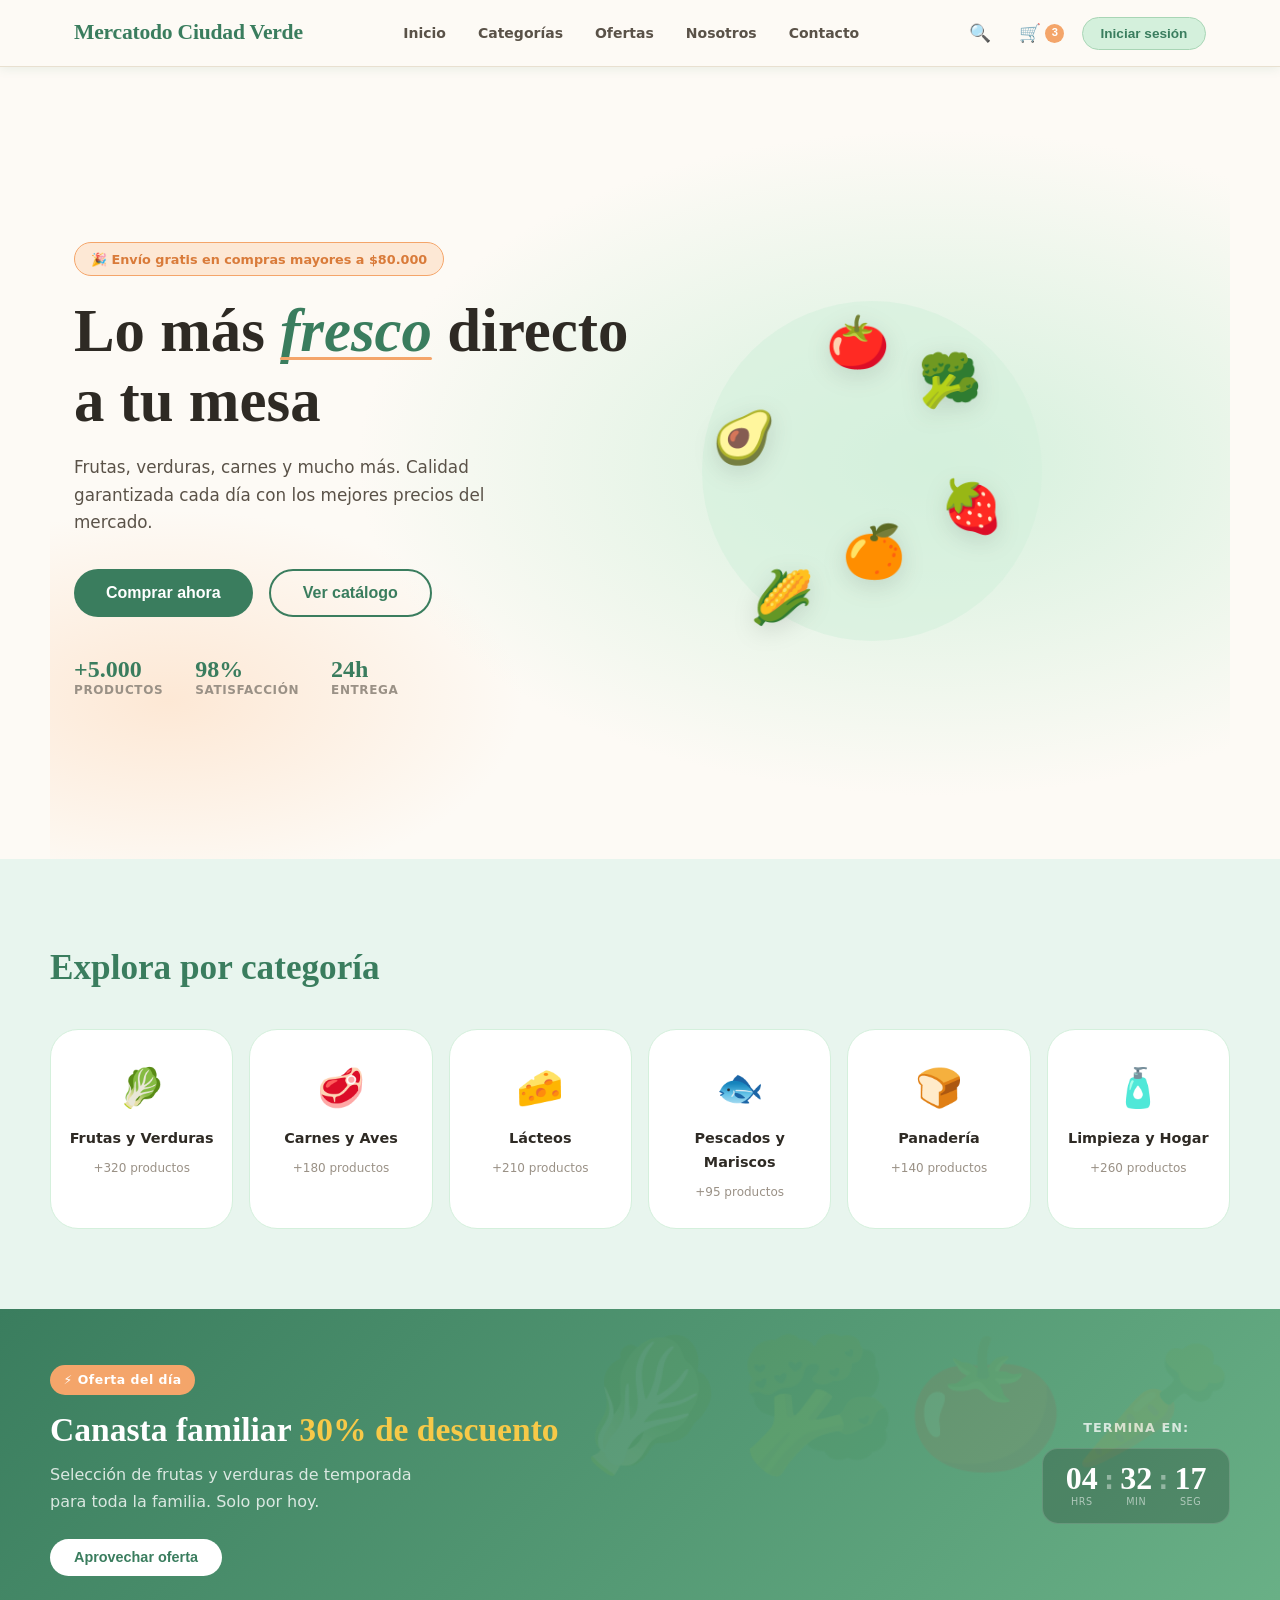
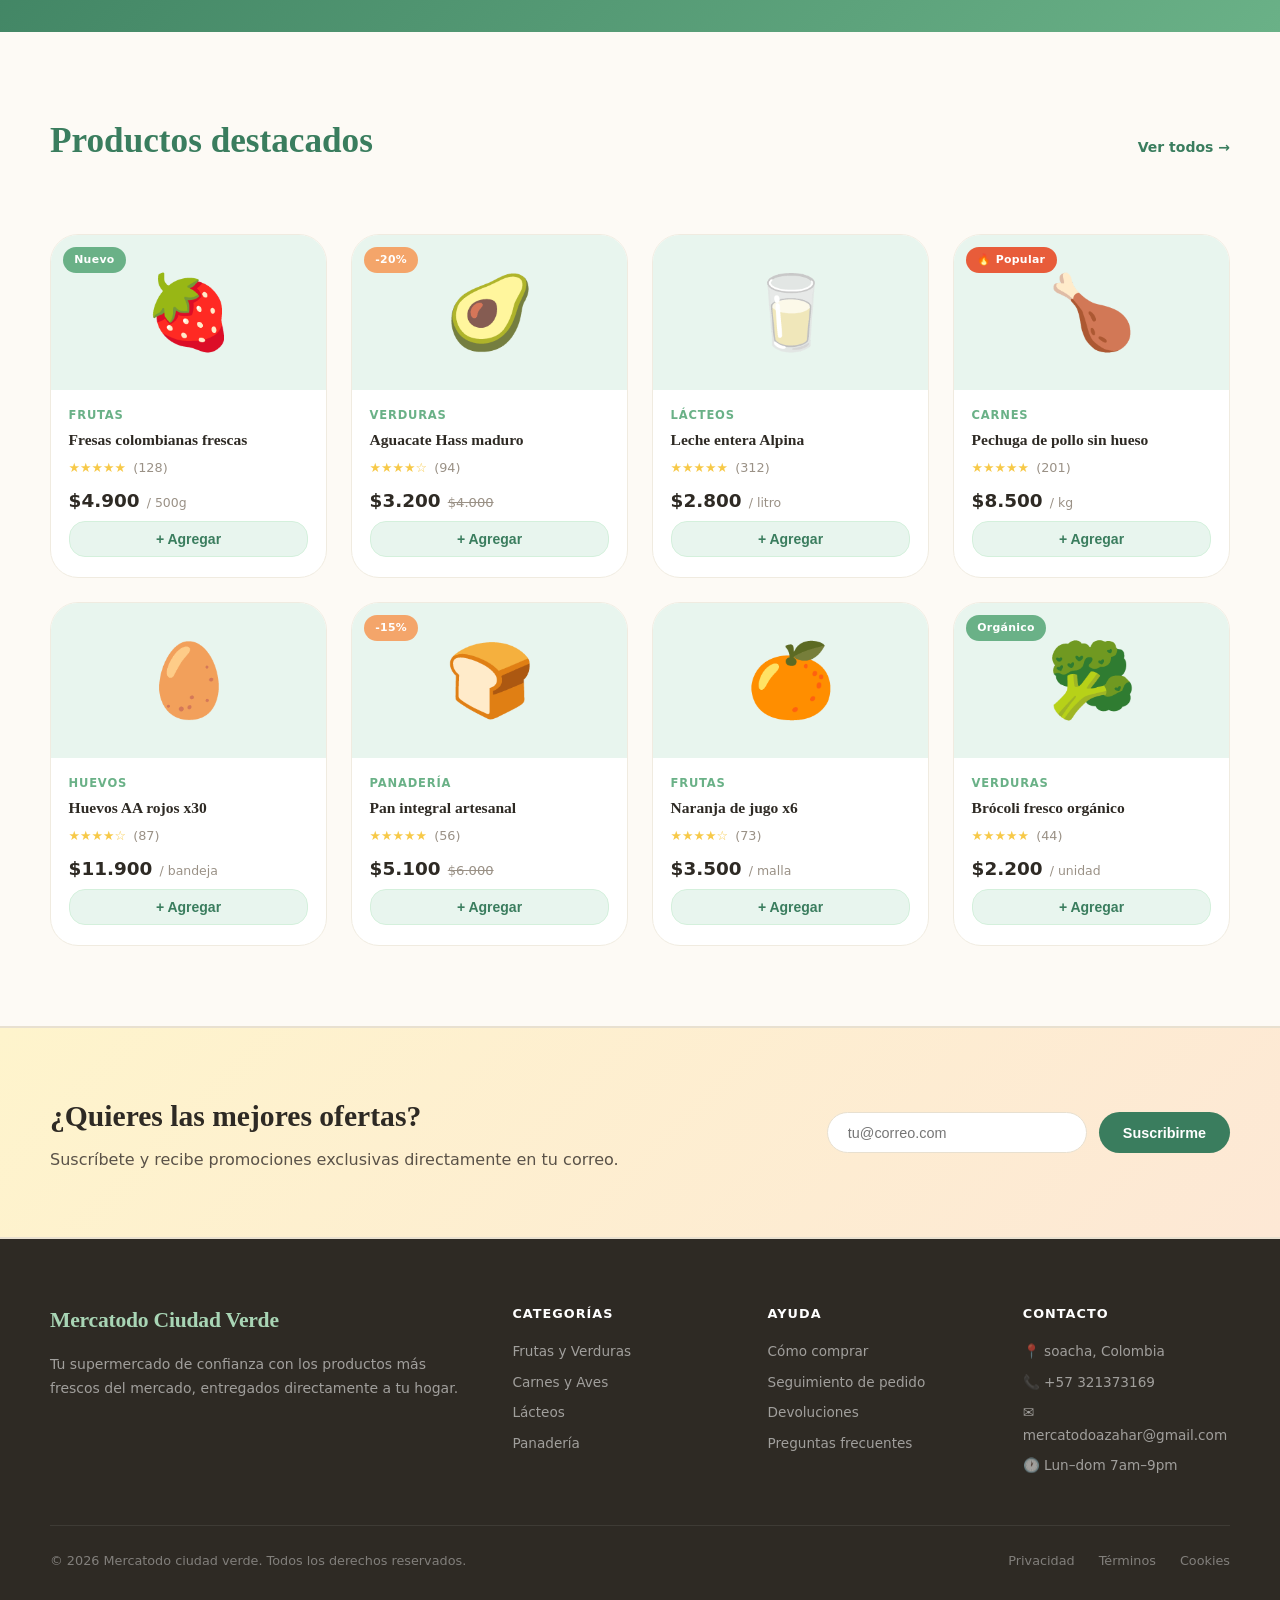
<file: index.html>
<!DOCTYPE html>
<html lang="en">
<head>
    <meta charset="UTF-8">
    <meta name="viewport" content="width=device-width, initial-scale=1.0">
    <title>Mercatodo Ciudad Verde</title>
    <link rel="stylesheet" href="index.css">
</head>
<body>
     <header>
    <div class="header-inner">
      <a href="#" class="logo"> Mercatodo Ciudad Verde</a>
 
      <nav>
        <a href="#">Inicio</a>
        <a href="#">Categorías</a>
        <a href="#">Ofertas</a>
        <a href="#">Nosotros</a>
        <a href="#">Contacto</a>
      </nav>
 
      <div class="header-actions">
        <button class="btn-icon" aria-label="Buscar">🔍</button>
        <button class="btn-icon btn-cart" aria-label="Carrito">
          🛒 <span class="cart-count">3</span>
        </button>
        <button class="btn-login">Iniciar sesión</button>
      </div>
    </div>
  </header>

  <section class="hero">
    <div class="hero-content">
      <span class="hero-tag">🎉 Envío gratis en compras mayores a $80.000</span>
      <h1>Lo más <em>fresco</em> directo a tu mesa</h1>
      <p>Frutas, verduras, carnes y mucho más. Calidad garantizada cada día con los mejores precios del mercado.</p>
      <div class="hero-buttons">
        <button class="btn-primary">Comprar ahora</button>
        <button class="btn-outline">Ver catálogo</button>
      </div>
      <div class="hero-stats">
        <div class="stat">
          <strong>+5.000</strong>
          <span>productos</span>
        </div>
        <div class="stat">
          <strong>98%</strong>
          <span>satisfacción</span>
        </div>
        <div class="stat">
          <strong>24h</strong>
          <span>entrega</span>
        </div>
      </div>
    </div>
    <div class="hero-emojis">
      <span>🍅</span>
      <span>🥑</span>
      <span>🍊</span>
      <span>🥦</span>
      <span>🍓</span>
      <span>🌽</span>
    </div>
  </section>
 
  <section class="categories">
    <div class="container">
      <h2>Explora por categoría</h2>
      <div class="categories-grid">
        <a href="#" class="cat-card">
          <span>🥬</span>
          <strong>Frutas y Verduras</strong>
          <small>+320 productos</small>
        </a>
        <a href="#" class="cat-card">
          <span>🥩</span>
          <strong>Carnes y Aves</strong>
          <small>+180 productos</small>
        </a>
        <a href="#" class="cat-card">
          <span>🧀</span>
          <strong>Lácteos</strong>
          <small>+210 productos</small>
        </a>
        <a href="#" class="cat-card">
          <span>🐟</span>
          <strong>Pescados y Mariscos</strong>
          <small>+95 productos</small>
        </a>
        <a href="#" class="cat-card">
          <span>🍞</span>
          <strong>Panadería</strong>
          <small>+140 productos</small>
        </a>
        <a href="#" class="cat-card">
          <span>🧴</span>
          <strong>Limpieza y Hogar</strong>
          <small>+260 productos</small>
        </a>
      </div>
    </div>
  </section>

  <section class="promo-banner">
    <div class="container">
      <div class="promo-inner">
        <div class="promo-text">
          <span class="promo-tag">⚡ Oferta del día</span>
          <h2>Canasta familiar <strong>30% de descuento</strong></h2>
          <p>Selección de frutas y verduras de temporada para toda la familia. Solo por hoy.</p>
          <button class="btn-primary btn-white">Aprovechar oferta</button>
        </div>
        <div class="promo-timer">
          <p>Termina en:</p>
          <div class="timer">
            <div><span class="timer-num">04</span><span class="timer-lbl">hrs</span></div>
            <span class="timer-sep">:</span>
            <div><span class="timer-num">32</span><span class="timer-lbl">min</span></div>
            <span class="timer-sep">:</span>
            <div><span class="timer-num">17</span><span class="timer-lbl">seg</span></div>
          </div>
        </div>
      </div>
    </div>
  </section>

  <section class="featured">
    <div class="container">
      <div class="section-header">
        <h2>Productos destacados</h2>
        <a href="#" class="ver-todos">Ver todos →</a>
      </div>
 
      <div class="products-grid">
 
        <article class="product-card">
          <span class="badge badge-new">Nuevo</span>
          <div class="product-img">🍓</div>
          <div class="product-info">
            <small>Frutas</small>
            <h3>Fresas colombianas frescas</h3>
            <p class="rating">★★★★★ <span>(128)</span></p>
            <p class="price">$4.900 <span class="unit">/ 500g</span></p>
            <button class="btn-add">+ Agregar</button>
          </div>
        </article>
 
        <article class="product-card">
          <span class="badge badge-sale">-20%</span>
          <div class="product-img">🥑</div>
          <div class="product-info">
            <small>Verduras</small>
            <h3>Aguacate Hass maduro</h3>
            <p class="rating">★★★★☆ <span>(94)</span></p>
            <p class="price">$3.200 <span class="price-old">$4.000</span></p>
            <button class="btn-add">+ Agregar</button>
          </div>
        </article>
 
        <article class="product-card">
          <div class="product-img">🥛</div>
          <div class="product-info">
            <small>Lácteos</small>
            <h3>Leche entera Alpina</h3>
            <p class="rating">★★★★★ <span>(312)</span></p>
            <p class="price">$2.800 <span class="unit">/ litro</span></p>
            <button class="btn-add">+ Agregar</button>
          </div>
        </article>
 
        <article class="product-card">
          <span class="badge badge-hot">🔥 Popular</span>
          <div class="product-img">🍗</div>
          <div class="product-info">
            <small>Carnes</small>
            <h3>Pechuga de pollo sin hueso</h3>
            <p class="rating">★★★★★ <span>(201)</span></p>
            <p class="price">$8.500 <span class="unit">/ kg</span></p>
            <button class="btn-add">+ Agregar</button>
          </div>
        </article>
 
        <article class="product-card">
          <div class="product-img">🥚</div>
          <div class="product-info">
            <small>Huevos</small>
            <h3>Huevos AA rojos x30</h3>
            <p class="rating">★★★★☆ <span>(87)</span></p>
            <p class="price">$11.900 <span class="unit">/ bandeja</span></p>
            <button class="btn-add">+ Agregar</button>
          </div>
        </article>
 
        <article class="product-card">
          <span class="badge badge-sale">-15%</span>
          <div class="product-img">🍞</div>
          <div class="product-info">
            <small>Panadería</small>
            <h3>Pan integral artesanal</h3>
            <p class="rating">★★★★★ <span>(56)</span></p>
            <p class="price">$5.100 <span class="price-old">$6.000</span></p>
            <button class="btn-add">+ Agregar</button>
          </div>
        </article>
 
        <article class="product-card">
          <div class="product-img">🍊</div>
          <div class="product-info">
            <small>Frutas</small>
            <h3>Naranja de jugo x6</h3>
            <p class="rating">★★★★☆ <span>(73)</span></p>
            <p class="price">$3.500 <span class="unit">/ malla</span></p>
            <button class="btn-add">+ Agregar</button>
          </div>
        </article>
 
        <article class="product-card">
          <span class="badge badge-new">Orgánico</span>
          <div class="product-img">🥦</div>
          <div class="product-info">
            <small>Verduras</small>
            <h3>Brócoli fresco orgánico</h3>
            <p class="rating">★★★★★ <span>(44)</span></p>
            <p class="price">$2.200 <span class="unit">/ unidad</span></p>
            <button class="btn-add">+ Agregar</button>
          </div>
        </article>
 
      </div>
    </div>
  </section>

  <section class="newsletter">
    <div class="container">
      <div class="newsletter-inner">
        <div class="newsletter-text">
          <h2>¿Quieres las mejores ofertas?</h2>
          <p>Suscríbete y recibe promociones exclusivas directamente en tu correo.</p>
        </div>
        <div class="newsletter-form">
          <input type="email" placeholder="tu@correo.com" />
          <button class="btn-primary">Suscribirme</button>
        </div>
      </div>
    </div>
  </section>

  <footer>
    <div class="container">
      <div class="footer-grid">
        <div class="footer-brand">
          <a href="#" class="logo logo-light">Mercatodo Ciudad Verde</a>
          <p>Tu supermercado de confianza con los productos más frescos del mercado, entregados directamente a tu hogar.</p>
        </div>
        <div class="footer-col">
          <h5>Categorías</h5>
          <ul>
            <li><a href="#">Frutas y Verduras</a></li>
            <li><a href="#">Carnes y Aves</a></li>
            <li><a href="#">Lácteos</a></li>
            <li><a href="#">Panadería</a></li>
          </ul>
        </div>
        <div class="footer-col">
          <h5>Ayuda</h5>
          <ul>
            <li><a href="#">Cómo comprar</a></li>
            <li><a href="#">Seguimiento de pedido</a></li>
            <li><a href="#">Devoluciones</a></li>
            <li><a href="#">Preguntas frecuentes</a></li>
          </ul>
        </div>
        <div class="footer-col">
          <h5>Contacto</h5>
          <ul>
            <li>📍 soacha, Colombia</li>
            <li>📞 +57 321373169</li>
            <li>✉️ mercatodoazahar@gmail.com</li>
            <li>🕐 Lun–dom 7am–9pm</li>
          </ul>
        </div>
      </div>
      <div class="footer-bottom">
        <p>© 2026 Mercatodo ciudad verde. Todos los derechos reservados.</p>
        <div class="footer-links">
          <a href="#">Privacidad</a>
          <a href="#">Términos</a>
          <a href="#">Cookies</a>
        </div>
      </div>
    </div>
  </footer>
</body>
</html>
</file>
<file: index.css>
:root {
  --verde-claro:   #a8d5b5;
  --verde-medio:   #6ab187;
  --verde-oscuro:  #3a7d5e;
  --verde-palido:  #e8f5ee;
  --verde-menta:   #d4f0dc;
 
  --durazno:       #f4a56a;
  --durazno-claro: #fde8d5;
  --durazno-oscuro:#d97b3a;
 
  --crema:         #fdfaf5;
  --crema-oscura:  #f0ebe0;
  --beige:         #e8e0d0;
  --gris-suave:    #9a9186;
  --texto:         #2e2a24;
  --texto-medio:   #5a5248;
 
  --miel:          #f7c948;
  --miel-claro:    #fef4cc;
 
  --blanco:        #ffffff;
  --radio-sm:      8px;
  --radio-md:      16px;
  --radio-lg:      28px;
  --radio-full:    999px;
  --sombra-sm:     0 2px 10px rgba(58,125,94,.10);
  --sombra-md:     0 6px 24px rgba(58,125,94,.14);
  --sombra-lg:     0 16px 48px rgba(58,125,94,.18);
  --transicion:    .25s cubic-bezier(.4,0,.2,1);
}

*, *::before, *::after { box-sizing: border-box; margin: 0; padding: 0; }
html { scroll-behavior: smooth; }
 
body {
  font-family: 'Nunito', system-ui, sans-serif;
  background: var(--crema);
  color: var(--texto);
  line-height: 1.65;
  overflow-x: hidden;
}
 
a { text-decoration: none; color: inherit; }
ul { list-style: none; }

.container {
  width: min(1180px, 100% - 3rem);
  margin-inline: auto;
}

h2 {
  font-family: 'Lora', Georgia, serif;
  font-size: clamp(1.6rem, 3vw, 2.2rem);
  font-weight: 700;
  color: var(--verde-oscuro);
  margin-bottom: 2rem;
}

.btn-primary {
  background: var(--verde-oscuro);
  color: var(--blanco);
  border: none;
  padding: .65rem 1.5rem;
  border-radius: var(--radio-full);
  font-family: 'Nunito', sans-serif;
  font-weight: 700;
  font-size: .9rem;
  cursor: pointer;
  transition: background var(--transicion), transform var(--transicion), box-shadow var(--transicion);
}
.btn-primary:hover {
  background: var(--verde-medio);
  transform: translateY(-2px);
  box-shadow: 0 6px 18px rgba(58,125,94,.30);
}
 
.btn-white {
  background: var(--blanco);
  color: var(--verde-oscuro);
}
.btn-white:hover {
  background: var(--verde-palido);
  color: var(--verde-oscuro);
}
 
.btn-outline {
  background: transparent;
  border: 2px solid var(--verde-oscuro);
  color: var(--verde-oscuro);
  padding: .65rem 1.5rem;
  border-radius: var(--radio-full);
  font-family: 'Nunito', sans-serif;
  font-weight: 700;
  font-size: .9rem;
  cursor: pointer;
  transition: all var(--transicion);
}
.btn-outline:hover {
  background: var(--verde-oscuro);
  color: var(--blanco);
}
 
.btn-icon {
  background: none;
  border: none;
  cursor: pointer;
  padding: .45rem .6rem;
  font-size: 1.1rem;
  border-radius: var(--radio-sm);
  color: var(--texto-medio);
  transition: background var(--transicion);
  position: relative;
}
.btn-icon:hover { background: var(--verde-menta); }
 
.btn-login {
  background: var(--verde-menta);
  color: var(--verde-oscuro);
  border: 1.5px solid var(--verde-claro);
  padding: .5rem 1.1rem;
  border-radius: var(--radio-full);
  font-family: 'Nunito', sans-serif;
  font-weight: 700;
  font-size: .85rem;
  cursor: pointer;
  transition: all var(--transicion);
}
.btn-login:hover {
  background: var(--verde-oscuro);
  color: var(--blanco);
  border-color: var(--verde-oscuro);
}

header {
  position: sticky;
  top: 0;
  z-index: 100;
  background: rgba(253,250,245,.93);
  backdrop-filter: blur(14px);
  border-bottom: 1.5px solid var(--beige);
  box-shadow: var(--sombra-sm);
}
 
.header-inner {
  display: flex;
  align-items: center;
  gap: 2rem;
  padding: .9rem 1.5rem;
  max-width: 1180px;
  margin-inline: auto;
}

.logo {
  font-family: 'Lora', serif;
  font-size: 1.35rem;
  font-weight: 700;
  color: var(--verde-oscuro);
  letter-spacing: -.01em;
  flex-shrink: 0;
}
.logo-light { color: var(--verde-claro); }

nav {
  display: flex;
  gap: .2rem;
  margin-inline: auto;
}
nav a {
  font-size: .875rem;
  font-weight: 600;
  color: var(--texto-medio);
  padding: .45rem .9rem;
  border-radius: var(--radio-full);
  transition: background var(--transicion), color var(--transicion);
}
nav a:hover {
  background: var(--verde-menta);
  color: var(--verde-oscuro);
}

.btn-cart { display: flex; align-items: center; gap: .3rem; }
.cart-count {
  background: var(--durazno);
  color: var(--blanco);
  font-size: .7rem;
  font-weight: 800;
  padding: .1rem .4rem;
  border-radius: var(--radio-full);
  line-height: 1.4;
}
 
.header-actions { display: flex; align-items: center; gap: .5rem; flex-shrink: 0; }

.hero {
  min-height: 88vh;
  display: flex;
  align-items: center;
  gap: 3rem;
  padding: 5rem 1.5rem 4rem;
  background:
    radial-gradient(ellipse 70% 60% at 75% 50%, var(--verde-menta) 0%, transparent 70%),
    radial-gradient(ellipse 50% 40% at 10% 80%, var(--durazno-claro) 0%, transparent 60%),
    var(--crema);
  max-width: 1180px;
  margin-inline: auto;
  position: relative;
}
 
.hero-content {
  flex: 1;
  max-width: 560px;
  animation: aparecer .8s ease both;
}
@keyframes aparecer {
  from { opacity: 0; transform: translateY(24px); }
  to   { opacity: 1; transform: translateY(0); }
}
 
.hero-tag {
  display: inline-block;
  background: var(--durazno-claro);
  color: var(--durazno-oscuro);
  font-size: .8rem;
  font-weight: 700;
  padding: .35rem 1rem;
  border-radius: var(--radio-full);
  margin-bottom: 1.25rem;
  border: 1px solid var(--durazno);
}
 
.hero-content h1 {
  font-family: 'Lora', serif;
  font-size: clamp(2.4rem, 5vw, 3.8rem);
  line-height: 1.15;
  font-weight: 700;
  color: var(--texto);
  margin-bottom: 1.1rem;
}
.hero-content h1 em {
  font-style: italic;
  color: var(--verde-oscuro);
  position: relative;
}
.hero-content h1 em::after {
  content: '';
  position: absolute;
  left: 0; bottom: 4px; right: 0;
  height: 3px;
  background: var(--durazno);
  border-radius: 4px;
}
 
.hero-content > p {
  color: var(--texto-medio);
  font-size: 1.05rem;
  margin-bottom: 2rem;
  max-width: 460px;
}
 
.hero-buttons {
  display: flex;
  gap: 1rem;
  flex-wrap: wrap;
  margin-bottom: 2.5rem;
}
.hero-buttons .btn-primary { font-size: 1rem; padding: .8rem 2rem; }
.hero-buttons .btn-outline  { font-size: 1rem; padding: .8rem 2rem; }

.hero-stats {
  display: flex;
  align-items: center;
  gap: 2rem;
}
.stat {
  display: flex;
  flex-direction: column;
}
.stat strong {
  font-family: 'Lora', serif;
  font-size: 1.5rem;
  font-weight: 700;
  color: var(--verde-oscuro);
  line-height: 1;
}
.stat span {
  font-size: .75rem;
  color: var(--gris-suave);
  font-weight: 600;
  text-transform: uppercase;
  letter-spacing: .05em;
}

.hero-emojis {
  display: none;
  position: relative;
  width: 380px;
  height: 380px;
  flex-shrink: 0;
}
@media (min-width: 900px) { .hero-emojis { display: block; } }
 
.hero-emojis::before {
  content: '';
  position: absolute;
  inset: 20px;
  background: var(--verde-menta);
  border-radius: 50%;
  opacity: .6;
}
 
.hero-emojis span {
  position: absolute;
  font-size: 3.2rem;
  filter: drop-shadow(0 6px 12px rgba(0,0,0,.12));
  animation: flotar 5s ease-in-out infinite;
}
.hero-emojis span:nth-child(1) { top: 5%;  left: 38%; animation-delay: 0s; }
.hero-emojis span:nth-child(2) { top: 30%; left: 8%;  animation-delay: .8s; }
.hero-emojis span:nth-child(3) { top: 60%; left: 42%; animation-delay: 1.6s; }
.hero-emojis span:nth-child(4) { top: 15%; left: 62%; animation-delay: .4s; }
.hero-emojis span:nth-child(5) { top: 48%; left: 68%; animation-delay: 1.2s; }
.hero-emojis span:nth-child(6) { top: 72%; left: 18%; animation-delay: 2s; }
 
@keyframes flotar {
  0%,100% { transform: translateY(0)   rotate(-4deg); }
  50%      { transform: translateY(-16px) rotate(4deg); }
}

.categories {
  padding: 5rem 0;
  background: var(--verde-palido);
}
 
.categories-grid {
  display: grid;
  grid-template-columns: repeat(auto-fill, minmax(165px, 1fr));
  gap: 1rem;
}
 
.cat-card {
  background: var(--blanco);
  border: 1.5px solid var(--verde-menta);
  border-radius: var(--radio-lg);
  padding: 1.6rem 1rem;
  display: flex;
  flex-direction: column;
  align-items: center;
  gap: .5rem;
  text-align: center;
  transition: transform var(--transicion), box-shadow var(--transicion), border-color var(--transicion);
}
.cat-card:hover {
  transform: translateY(-5px);
  border-color: var(--verde-medio);
  box-shadow: var(--sombra-md);
}
.cat-card span { font-size: 2.4rem; }
.cat-card strong { font-size: .9rem; color: var(--texto); font-weight: 700; }
.cat-card small { font-size: .75rem; color: var(--gris-suave); }

.promo-banner {
  padding: 3.5rem 0;
  background: linear-gradient(135deg, var(--verde-oscuro) 0%, var(--verde-medio) 100%);
  position: relative;
  overflow: hidden;
}
.promo-banner::before {
  content: '🥬🥦🍅🥕';
  position: absolute;
  font-size: 8rem;
  opacity: .07;
  top: -10px;
  right: 3%;
  letter-spacing: .5rem;
  pointer-events: none;
}
 
.promo-inner {
  display: flex;
  align-items: center;
  justify-content: space-between;
  gap: 2rem;
  flex-wrap: wrap;
}
 
.promo-tag {
  display: inline-block;
  background: var(--durazno);
  color: var(--blanco);
  font-size: .78rem;
  font-weight: 800;
  padding: .3rem .85rem;
  border-radius: var(--radio-full);
  margin-bottom: .85rem;
  letter-spacing: .04em;
}
 
.promo-text h2 {
  font-family: 'Lora', serif;
  font-size: clamp(1.5rem, 3vw, 2.1rem);
  color: var(--blanco);
  font-weight: 700;
  line-height: 1.25;
  margin-bottom: .7rem;
}
.promo-text h2 strong { color: var(--miel); }
.promo-text p { color: rgba(255,255,255,.8); margin-bottom: 1.5rem; max-width: 400px; }

.promo-timer { text-align: center; }
.promo-timer > p {
  color: rgba(255,255,255,.75);
  font-size: .8rem;
  font-weight: 600;
  text-transform: uppercase;
  letter-spacing: .08em;
  margin-bottom: .6rem;
}
 
.timer {
  display: flex;
  align-items: flex-end;
  gap: .4rem;
  background: rgba(0,0,0,.2);
  padding: .8rem 1.4rem;
  border-radius: var(--radio-md);
  border: 1px solid rgba(255,255,255,.15);
}
.timer > div { display: flex; flex-direction: column; align-items: center; }
.timer-num {
  font-family: 'Lora', serif;
  font-size: 2rem;
  font-weight: 700;
  color: var(--blanco);
  line-height: 1;
}
.timer-lbl {
  font-size: .6rem;
  color: rgba(255,255,255,.55);
  text-transform: uppercase;
  letter-spacing: .06em;
}
.timer-sep {
  font-size: 1.5rem;
  color: rgba(255,255,255,.4);
  font-weight: 700;
  padding-bottom: .5rem;
}
 
 
.featured { padding: 5rem 0; background: var(--crema); }
 
.section-header {
  display: flex;
  align-items: baseline;
  justify-content: space-between;
  margin-bottom: 2rem;
  flex-wrap: wrap;
  gap: .75rem;
}
.ver-todos {
  font-size: .875rem;
  font-weight: 700;
  color: var(--verde-oscuro);
  transition: color var(--transicion);
}
.ver-todos:hover { color: var(--verde-medio); }
 
.products-grid {
  display: grid;
  grid-template-columns: repeat(auto-fill, minmax(240px, 1fr));
  gap: 1.5rem;
}
 
.product-card {
  position: relative;
  background: var(--blanco);
  border: 1.5px solid var(--crema-oscura);
  border-radius: var(--radio-lg);
  overflow: hidden;
  display: flex;
  flex-direction: column;
  transition: transform var(--transicion), box-shadow var(--transicion), border-color var(--transicion);
}
.product-card:hover {
  transform: translateY(-6px);
  box-shadow: var(--sombra-lg);
  border-color: var(--verde-claro);
}
 
.badge {
  position: absolute;
  top: .75rem;
  left: .75rem;
  font-size: .68rem;
  font-weight: 800;
  padding: .25rem .7rem;
  border-radius: var(--radio-full);
  z-index: 1;
  letter-spacing: .03em;
}
.badge-new  { background: var(--verde-medio);  color: var(--blanco); }
.badge-sale { background: var(--durazno);       color: var(--blanco); }
.badge-hot  { background: #e85c3a;              color: var(--blanco); }
 
.product-img {
  background: var(--verde-palido);
  height: 155px;
  display: flex;
  align-items: center;
  justify-content: center;
  font-size: 4.5rem;
  transition: transform .4s ease, background var(--transicion);
}
.product-card:hover .product-img {
  transform: scale(1.1);
  background: var(--verde-menta);
}
 
.product-info {
  padding: 1rem 1.1rem 1.25rem;
  display: flex;
  flex-direction: column;
  gap: .3rem;
  flex: 1;
}
.product-info small {
  font-size: .72rem;
  font-weight: 700;
  text-transform: uppercase;
  letter-spacing: .07em;
  color: var(--verde-medio);
}
.product-info h3 {
  font-family: 'Lora', serif;
  font-size: .97rem;
  font-weight: 600;
  color: var(--texto);
  line-height: 1.35;
}
 
.rating {
  font-size: .8rem;
  color: var(--miel);
  margin-top: .1rem;
}
.rating span { color: var(--gris-suave); margin-left: .2rem; }
 
.price {
  font-size: 1.15rem;
  font-weight: 800;
  color: var(--texto);
  margin-top: .2rem;
  display: flex;
  align-items: baseline;
  gap: .45rem;
}
.unit { font-size: .78rem; font-weight: 400; color: var(--gris-suave); }
.price-old {
  font-size: .82rem;
  font-weight: 400;
  color: var(--gris-suave);
  text-decoration: line-through;
}
 
.btn-add {
  margin-top: auto;
  background: var(--verde-palido);
  color: var(--verde-oscuro);
  border: 1.5px solid var(--verde-menta);
  padding: .55rem;
  border-radius: var(--radio-md);
  font-family: 'Nunito', sans-serif;
  font-weight: 700;
  font-size: .875rem;
  cursor: pointer;
  transition: all var(--transicion);
}
.btn-add:hover {
  background: var(--verde-oscuro);
  color: var(--blanco);
  border-color: var(--verde-oscuro);
}
 
 
.benefits {
  padding: 4.5rem 0;
  background: var(--crema-oscura);
}
 
.benefits-grid {
  display: grid;
  grid-template-columns: repeat(auto-fit, minmax(220px, 1fr));
  gap: 1.5rem;
}
 
.benefit {
  background: var(--blanco);
  border: 1.5px solid var(--verde-menta);
  border-radius: var(--radio-lg);
  padding: 2rem 1.5rem;
  text-align: center;
  transition: transform var(--transicion), box-shadow var(--transicion);
}
.benefit:hover {
  transform: translateY(-4px);
  box-shadow: var(--sombra-md);
}
.benefit span { font-size: 2.4rem; display: block; margin-bottom: .9rem; }
.benefit h4 {
  font-size: 1rem;
  font-weight: 700;
  color: var(--verde-oscuro);
  margin-bottom: .4rem;
}
.benefit p { font-size: .875rem; color: var(--texto-medio); line-height: 1.65; }

.newsletter {
  padding: 4rem 0;
  background: linear-gradient(135deg, var(--miel-claro) 0%, var(--durazno-claro) 100%);
  border-top: 2px solid var(--beige);
  border-bottom: 2px solid var(--beige);
}
 
.newsletter-inner {
  display: flex;
  align-items: center;
  justify-content: space-between;
  gap: 2rem;
  flex-wrap: wrap;
}
.newsletter-text h2 {
  font-family: 'Lora', serif;
  font-size: clamp(1.4rem, 2.5vw, 1.85rem);
  color: var(--texto);
  margin-bottom: .4rem;
}
.newsletter-text p { color: var(--texto-medio); }
 
.newsletter-form {
  display: flex;
  gap: .75rem;
  flex-wrap: wrap;
}
.newsletter-form input {
  padding: .7rem 1.25rem;
  border: 1.5px solid var(--beige);
  border-radius: var(--radio-full);
  font-family: 'Nunito', sans-serif;
  font-size: .9rem;
  min-width: 260px;
  outline: none;
  background: var(--blanco);
  color: var(--texto);
  transition: border-color var(--transicion), box-shadow var(--transicion);
}
.newsletter-form input:focus {
  border-color: var(--verde-medio);
  box-shadow: 0 0 0 3px rgba(106,177,135,.2);
}

footer {
  background: var(--texto);
  color: rgba(255,255,255,.7);
  padding: 4rem 0 2rem;
}
 
.footer-grid {
  display: grid;
  grid-template-columns: 2fr 1fr 1fr 1fr;
  gap: 3rem;
  margin-bottom: 3rem;
}
 
.footer-brand .logo { color: var(--verde-claro); }
.footer-brand p {
  font-size: .875rem;
  margin-top: .8rem;
  line-height: 1.75;
  color: rgba(255,255,255,.55);
}
 
.footer-col h5 {
  font-weight: 800;
  color: var(--blanco);
  margin-bottom: 1rem;
  font-size: .8rem;
  text-transform: uppercase;
  letter-spacing: .08em;
}
.footer-col ul { display: flex; flex-direction: column; gap: .5rem; }
.footer-col li, .footer-col a { font-size: .85rem; color: rgba(255,255,255,.55); }
.footer-col a:hover { color: var(--verde-claro); }
 
.footer-bottom {
  border-top: 1px solid rgba(255,255,255,.08);
  padding-top: 1.5rem;
  display: flex;
  align-items: center;
  justify-content: space-between;
  flex-wrap: wrap;
  gap: 1rem;
  font-size: .8rem;
  color: rgba(255,255,255,.4);
}
.footer-links { display: flex; gap: 1.5rem; }
.footer-links a { color: rgba(255,255,255,.4); transition: color var(--transicion); }
.footer-links a:hover { color: var(--verde-claro); }

@media (max-width: 900px) {
  nav { display: none; }
  .hero { flex-direction: column; min-height: auto; padding: 3rem 1.5rem; }
}
 
@media (max-width: 768px) {
  .promo-inner { flex-direction: column; text-align: center; }
  .newsletter-inner { flex-direction: column; text-align: center; }
  .newsletter-form { justify-content: center; }
  .newsletter-form input { min-width: auto; width: 100%; }
  .footer-grid { grid-template-columns: 1fr 1fr; }
  .footer-brand { grid-column: span 2; }
}
 
@media (max-width: 480px) {
  .footer-grid { grid-template-columns: 1fr; }
  .footer-brand { grid-column: auto; }
  .hero-stats { gap: 1.2rem; }
}
</file>
